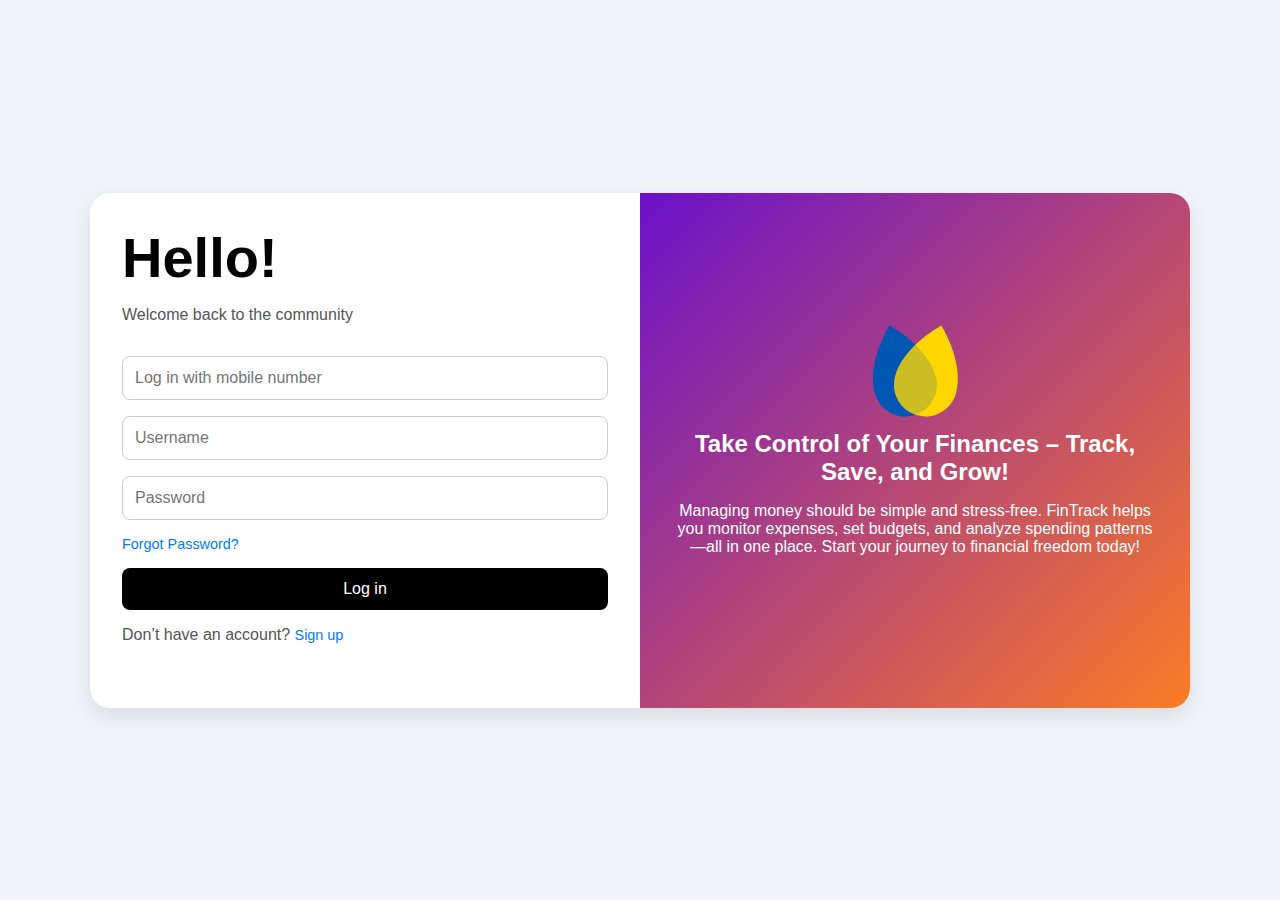
<file: index.html>
<!DOCTYPE html>
<html lang="en">
<head>
    <meta charset="UTF-8">
    <meta name="viewport" content="width=device-width, initial-scale=1.0">
    <title>Responsive Login Page</title>
    <link rel="stylesheet" href="index.css"> <!-- Link to the new CSS file -->
    
</head>
<body>
    <div class="container">
        <div class="left-section">
            <h1 id="typing-text"></h1>
            <p>Welcome back to the community</p>
            <form onsubmit="redirectToDashboard(event)">
                <input type="text" name="mobile" placeholder="Log in with mobile number" required>
                <input type="text" name="username" placeholder="Username" required>
                <input type="password" name="password" placeholder="Password" required>
                <a href="reset-password.html">Forgot Password?</a>
                <button type="submit" class="btn">Log in</button>
                <p>Don’t have an account? <a href="signup.html">Sign up</a></p>
            </form>
            
            <script>
                function redirectToDashboard(event) {
                    event.preventDefault(); // Prevent form submission
                    window.location.href = "dashboard.html"; // Redirect to the dashboard page
                }
            </script>
            
            
        </div>
        <div class="right-section">
            <img src="Image.png" alt="Financial Tracking Illustration" style="display: block; margin: 0 auto; max-width: 100%;">
            <h2>Take Control of Your Finances – Track, Save, and Grow!</h2>
            <p>Managing money should be simple and stress-free. FinTrack helps you monitor expenses, set budgets, and analyze spending patterns—all in one place. Start your journey to financial freedom today!</p>

        <!-- <button class="btn">Join Us</button> --> 
        </div>
    </div>
    <script>
        const text = "Hello!";
        let index = 0;

        function type() {
            if (index < text.length) {
                document.getElementById("typing-text").innerHTML += text.charAt(index);
                index++;
                setTimeout(type, 100); // Adjust typing speed here
            }
        }

        window.onload = type; // Start typing animation on page load
    </script>
</body>
</html>
</file>
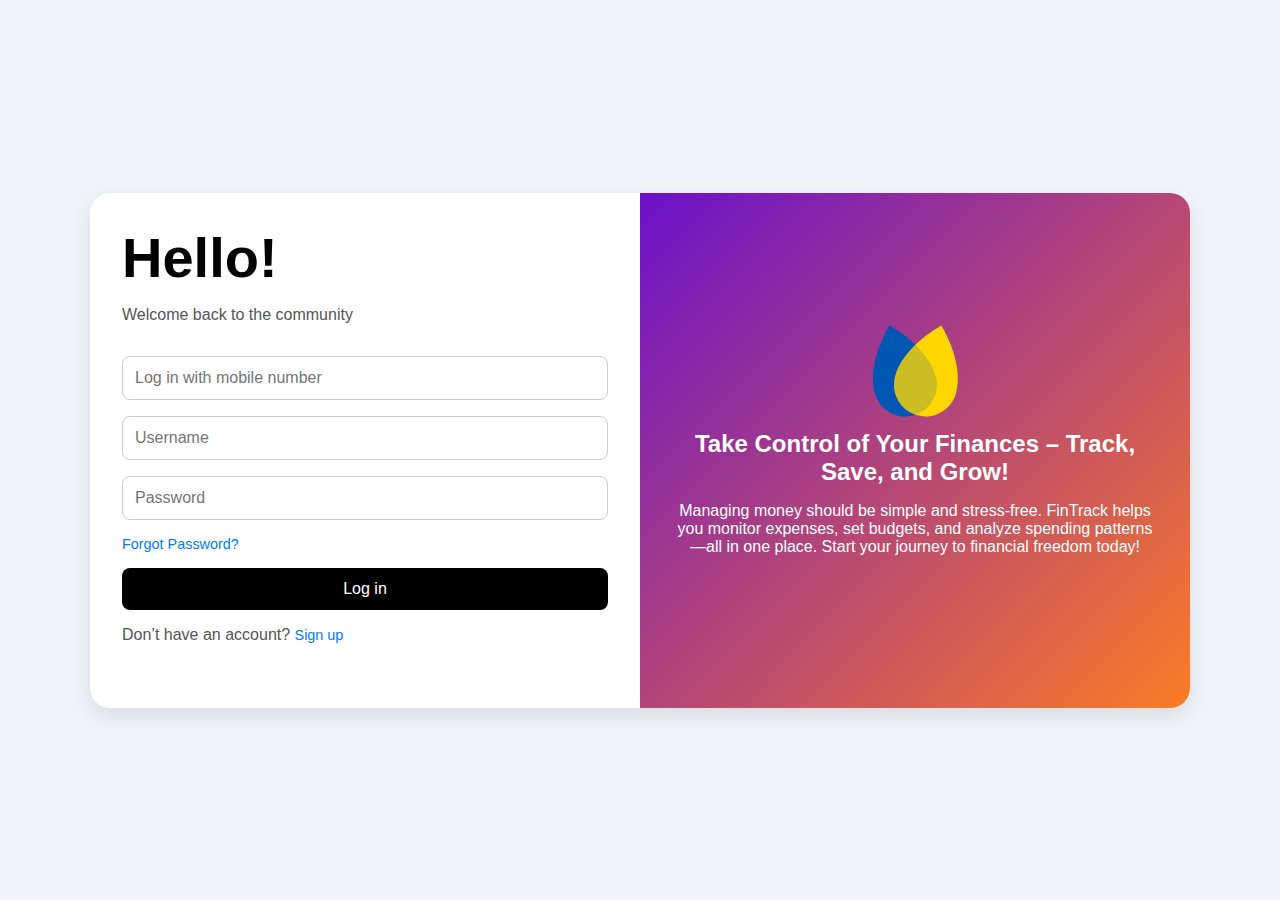
<file: login.html>
<!DOCTYPE html>
<html lang="en">
<head>
    <meta charset="UTF-8">
    <meta name="viewport" content="width=device-width, initial-scale=1.0">
    <title>Responsive Login Page</title>
    <link rel="stylesheet" href="login.css"> <!-- Link to the new CSS file -->
    
</head>
<body>
    <div class="container">
        <div class="left-section">
            <h1 id="typing-text"></h1>
            <p>Welcome back to the community</p>
            <form onsubmit="redirectToDashboard(event)">
                <input type="text" name="mobile" placeholder="Log in with mobile number" required>
                <input type="text" name="username" placeholder="Username" required>
                <input type="password" name="password" placeholder="Password" required>
                <a href="reset-password.html">Forgot Password?</a>
                <button type="submit" class="btn">Log in</button>
                <p>Don’t have an account? <a href="signup.html">Sign up</a></p>
            </form>
            
            <script>
                function redirectToDashboard(event) {
                    event.preventDefault(); // Prevent form submission
                    window.location.href = "dashboard.html"; // Redirect to the dashboard page
                }
            </script>
            
            
        </div>
        <div class="right-section">
            <img src="Image.png" alt="Financial Tracking Illustration" style="display: block; margin: 0 auto; max-width: 100%;">
            <h2>Take Control of Your Finances – Track, Save, and Grow!</h2>
            <p>Managing money should be simple and stress-free. FinTrack helps you monitor expenses, set budgets, and analyze spending patterns—all in one place. Start your journey to financial freedom today!</p>

        <!-- <button class="btn">Join Us</button> --> 
        </div>
    </div>
    <script>
        const text = "Hello!";
        let index = 0;

        function type() {
            if (index < text.length) {
                document.getElementById("typing-text").innerHTML += text.charAt(index);
                index++;
                setTimeout(type, 100); // Adjust typing speed here
            }
        }

        window.onload = type; // Start typing animation on page load
    </script>
</body>
</html>
</file>
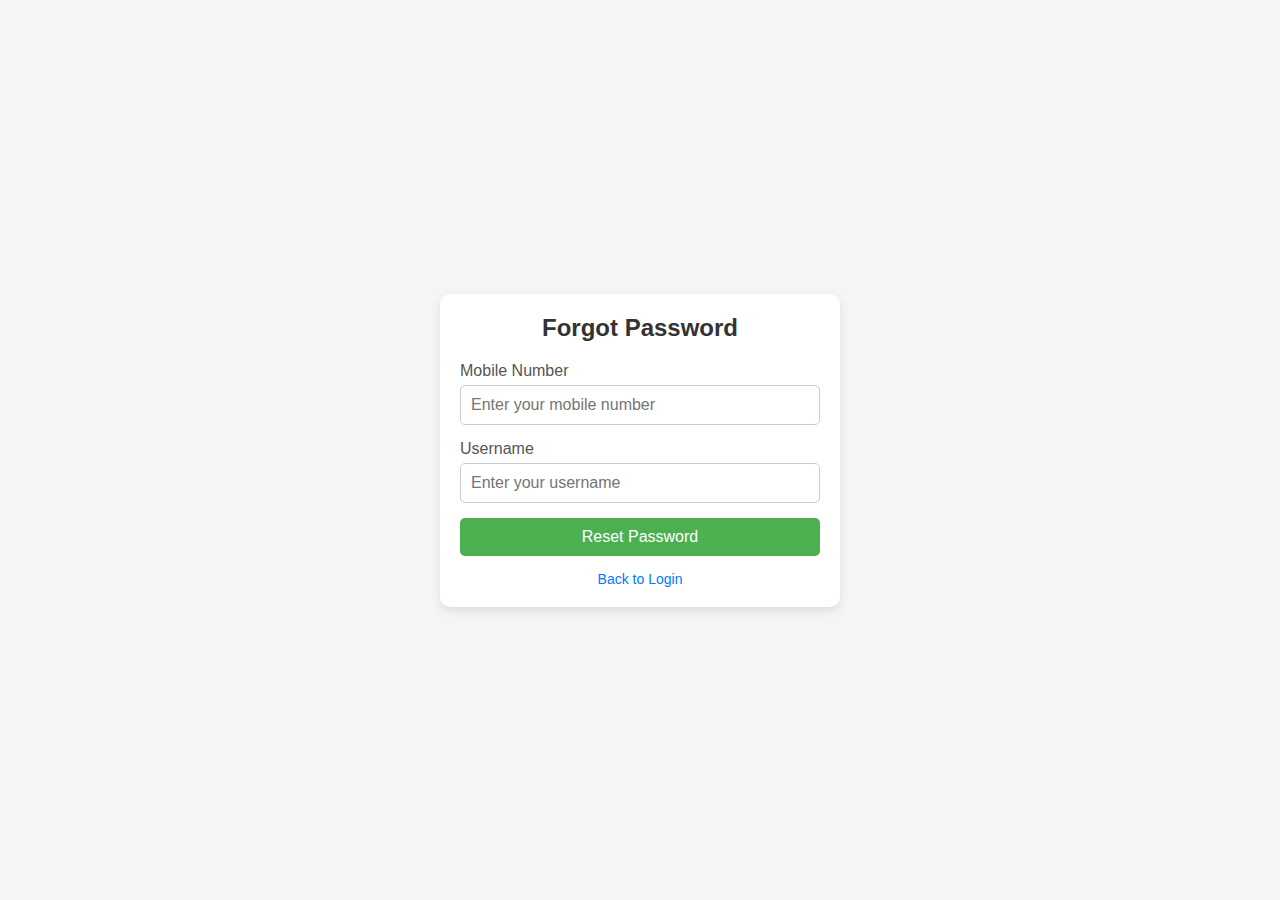
<file: reset-password.html>
<!DOCTYPE html>
<html lang="en">
<head>
    <meta charset="UTF-8">
    <meta name="viewport" content="width=device-width, initial-scale=1.0">
    <title>Forgot Password</title>
    <link rel="stylesheet" href="reset-password.css">
</head>
<body>
    <div class="container">
        <h2>Forgot Password</h2>
        <form action="#">
            <div class="form-group">
                <label for="mobile">Mobile Number</label>
                <input type="tel" id="mobile" name="mobile" placeholder="Enter your mobile number" required>
            </div>
            <div class="form-group">
                <label for="username">Username</label>
                <input type="text" id="username" name="username" placeholder="Enter your username" required>
            </div>
            <button type="submit" class="btn">Reset Password</button>
        </form>
        <a href="index.html" class="link">Back to Login</a>
    </div>
</body>
</html>
</file>
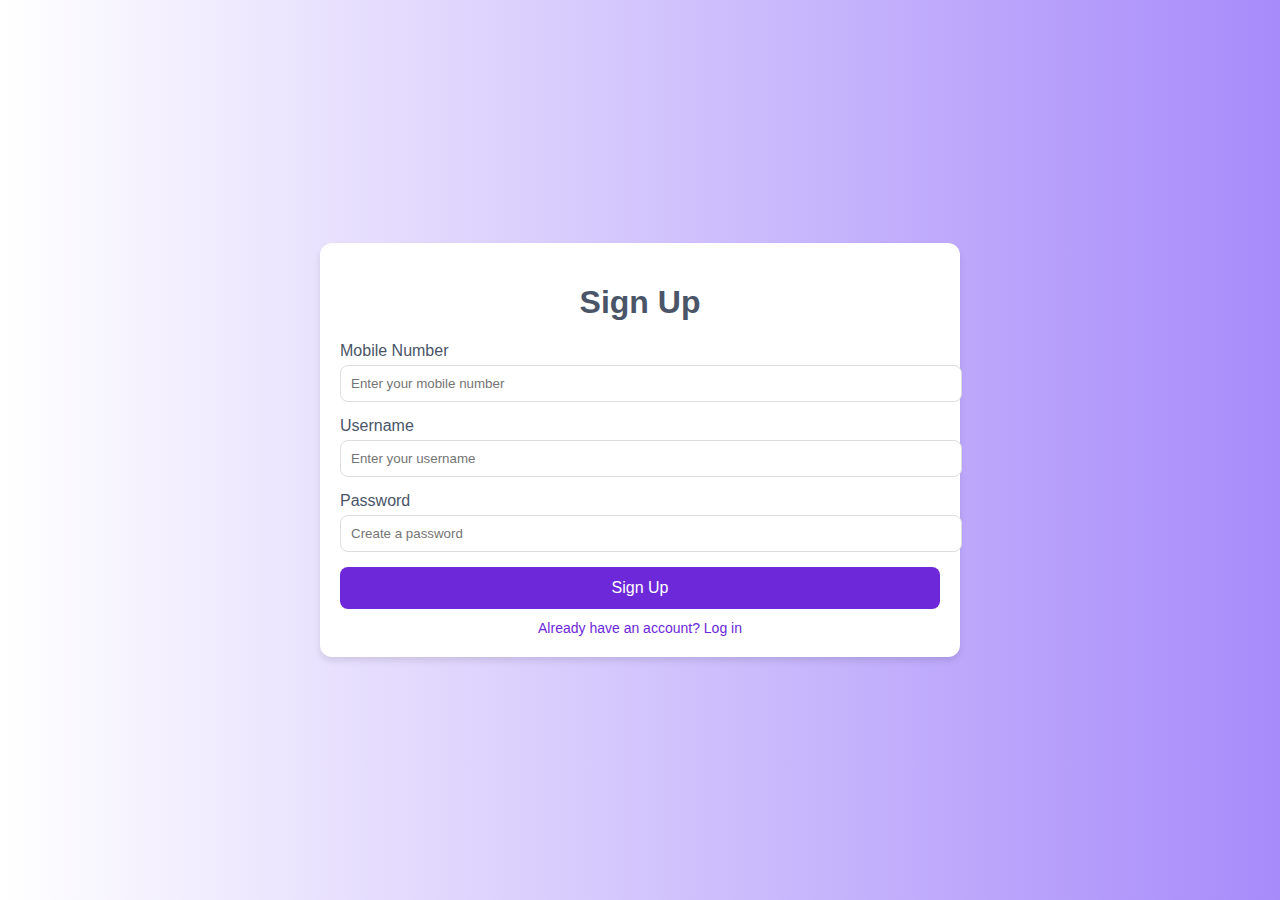
<file: signup.html>
<!DOCTYPE html>
<html lang="en">
<head>
    <meta charset="UTF-8">
    <meta name="viewport" content="width=device-width, initial-scale=1.0">
    <title>Sign Up and Forgot Password</title>
    <link rel="stylesheet" href="signup.css">
</head>
<body>
    <!-- Sign Up Page -->
    <div class="container" id="signup-container">
        <h1>Sign Up</h1>
        <form action="index.html">
            <div class="form-group">
                <label for="mobile">Mobile Number</label>
                <input type="text" id="mobile" name="mobile" placeholder="Enter your mobile number" required>
            </div>
            <div class="form-group">
                <label for="username">Username</label>
                <input type="text" id="username" name="username" placeholder="Enter your username" required>
            </div>
            <div class="form-group">
                <label for="password">Password</label>
                <input type="password" id="password" name="password" placeholder="Create a password" required>
            </div>
            <button class="button" type="submit">Sign Up</button>
        </form>
        <div class="link">
            <a href="index.html">Already have an account? Log in</a>
        </div>
    </div>

    <!-- Forgot Password Page -->
    <div class="container" id="forgot-password-container" style="display:none;">
        <h1>Forgot Password</h1>
        <form action="reset-password.html">
            <div class="form-group">
                <label for="mobile">Mobile Number</label>
                <input type="text" id="mobile" name="mobile" placeholder="Enter your registered mobile number" required>
            </div>
            <button href="button" type="submit">Reset Password</button>
        </form>
        <div class="link">
            <a href="dashboard.html">Sign Up</a>
            <br>
            <a href="index.html">Back to Login</a>
        </div>
    </div>
</body>
</html>
</file>
<file: index.css>
* {
            margin: 0;
            padding: 0;
            box-sizing: border-box;
            font-family: Arial, sans-serif;
        }

        body {
            display: flex;
            justify-content: center;
            align-items: center;
            min-height: 100vh;
            background-color: #f0f4f8;
            margin: 0;
        }

        .container {
            display: flex;
            flex-wrap: wrap;
            width: 100%;
            height: 100%;
            max-width: 1100px;
            background: #fff;
            border-radius: 20px;
            box-shadow: 0 8px 20px rgba(0, 0, 0, 0.1);
            overflow: hidden;
        }

        .left-section {
            flex: 1;
            padding: 2rem;
        }

        .left-section h1 {
            font-size: 3.5rem;
            color: #000;
            margin-bottom: 1rem;
        }

        .left-section p {
            color: #555;
            margin-bottom: 2rem;
        }

        .left-section form {
            display: flex;
            flex-direction: column;
            gap: 1rem;
        }

        .left-section input {
            width: 100%;
            padding: 0.75rem;
            border: 1px solid #ccc;
            border-radius: 8px;
            font-size: 1rem;
        }

        .left-section a {
            text-decoration: none;
            color: #007bff;
            font-size: 0.9rem;
        }

        .left-section .btn {
            padding: 0.75rem;
            background: #000;
            color: #fff;
            border: none;
            border-radius: 8px;
            cursor: pointer;
            font-size: 1rem;
        }

        .right-section {
            flex: 1;
            background: linear-gradient(135deg, #6a11cb, #fc7b25);
            color: #fff;
            padding: 2rem;
            text-align: center;
            display: flex;
            flex-direction: column;
            justify-content: center;
            align-items: center;
        }

        .right-section h2 {
            font-size: 1.5rem;
            margin-bottom: 1rem;
        }

        .right-section p {
            font-size: 1rem;
            margin-bottom: 2rem;
            max-width: 500px;
        }

        .right-section .btn {
            padding: 0.75rem 1.5rem;
            background: #fff;
            color: #fc8925;
            border: none;
            border-radius: 8px;
            cursor: pointer;
            font-size: 1rem;
            margin: 0.5rem;
        }

        @media (max-width: 768px) {
            .container {
                flex-direction: column;
            }

            .right-section {
                padding: 1.5rem;
            }
        }
</file>
<file: login.css>
* {
            margin: 0;
            padding: 0;
            box-sizing: border-box;
            font-family: Arial, sans-serif;
        }

        body {
            display: flex;
            justify-content: center;
            align-items: center;
            min-height: 100vh;
            background-color: #f0f4f8;
            margin: 0;
        }

        .container {
            display: flex;
            flex-wrap: wrap;
            width: 100%;
            height: 100%;
            max-width: 1100px;
            background: #fff;
            border-radius: 20px;
            box-shadow: 0 8px 20px rgba(0, 0, 0, 0.1);
            overflow: hidden;
        }

        .left-section {
            flex: 1;
            padding: 2rem;
        }

        .left-section h1 {
            font-size: 3.5rem;
            color: #000;
            margin-bottom: 1rem;
        }

        .left-section p {
            color: #555;
            margin-bottom: 2rem;
        }

        .left-section form {
            display: flex;
            flex-direction: column;
            gap: 1rem;
        }

        .left-section input {
            width: 100%;
            padding: 0.75rem;
            border: 1px solid #ccc;
            border-radius: 8px;
            font-size: 1rem;
        }

        .left-section a {
            text-decoration: none;
            color: #007bff;
            font-size: 0.9rem;
        }

        .left-section .btn {
            padding: 0.75rem;
            background: #000;
            color: #fff;
            border: none;
            border-radius: 8px;
            cursor: pointer;
            font-size: 1rem;
        }

        .right-section {
            flex: 1;
            background: linear-gradient(135deg, #6a11cb, #fc7b25);
            color: #fff;
            padding: 2rem;
            text-align: center;
            display: flex;
            flex-direction: column;
            justify-content: center;
            align-items: center;
        }

        .right-section h2 {
            font-size: 1.5rem;
            margin-bottom: 1rem;
        }

        .right-section p {
            font-size: 1rem;
            margin-bottom: 2rem;
            max-width: 500px;
        }

        .right-section .btn {
            padding: 0.75rem 1.5rem;
            background: #fff;
            color: #fc8925;
            border: none;
            border-radius: 8px;
            cursor: pointer;
            font-size: 1rem;
            margin: 0.5rem;
        }

        @media (max-width: 768px) {
            .container {
                flex-direction: column;
            }

            .right-section {
                padding: 1.5rem;
            }
        }
</file>
<file: signup.css>
body {
    font-family: Arial, sans-serif;
    margin: 0;
    padding: 0;
    display: flex;
    justify-content: center;
    align-items: center;
    min-height: 100vh;
    background: linear-gradient(to right, #ffffff, #a78bfa);
}

.container {
    background: #fff;
    border-radius: 12px;
    box-shadow: 0 4px 6px rgba(0, 0, 0, 0.1);
    width: 90%;
    max-width: 600px;
    padding: 20px;
}

h1 {
    text-align: center;
    color: #4a5568;
}

.form-group {
    margin-bottom: 15px;
}

.form-group label {
    display: block;
    margin-bottom: 5px;
    color: #4a5568;
}

.form-group input {
    width: 100%;
    padding: 10px;
    border: 1px solid #ddd;
    border-radius: 8px;
}

.button {
    width: 100%;
    background: #6d28d9;
    color: #fff;
    border: none;
    padding: 12px;
    border-radius: 8px;
    font-size: 16px;
    cursor: pointer;
    transition: background 0.3s ease;
}

.button:hover {
    background: #4c1d95;
}

.link {
    text-align: center;
    margin-top: 10px;
}

.link a {
    color: #6d28d9;
    text-decoration: none;
    font-size: 14px;
}

.link a:hover {
    text-decoration: underline;
}
</file>
